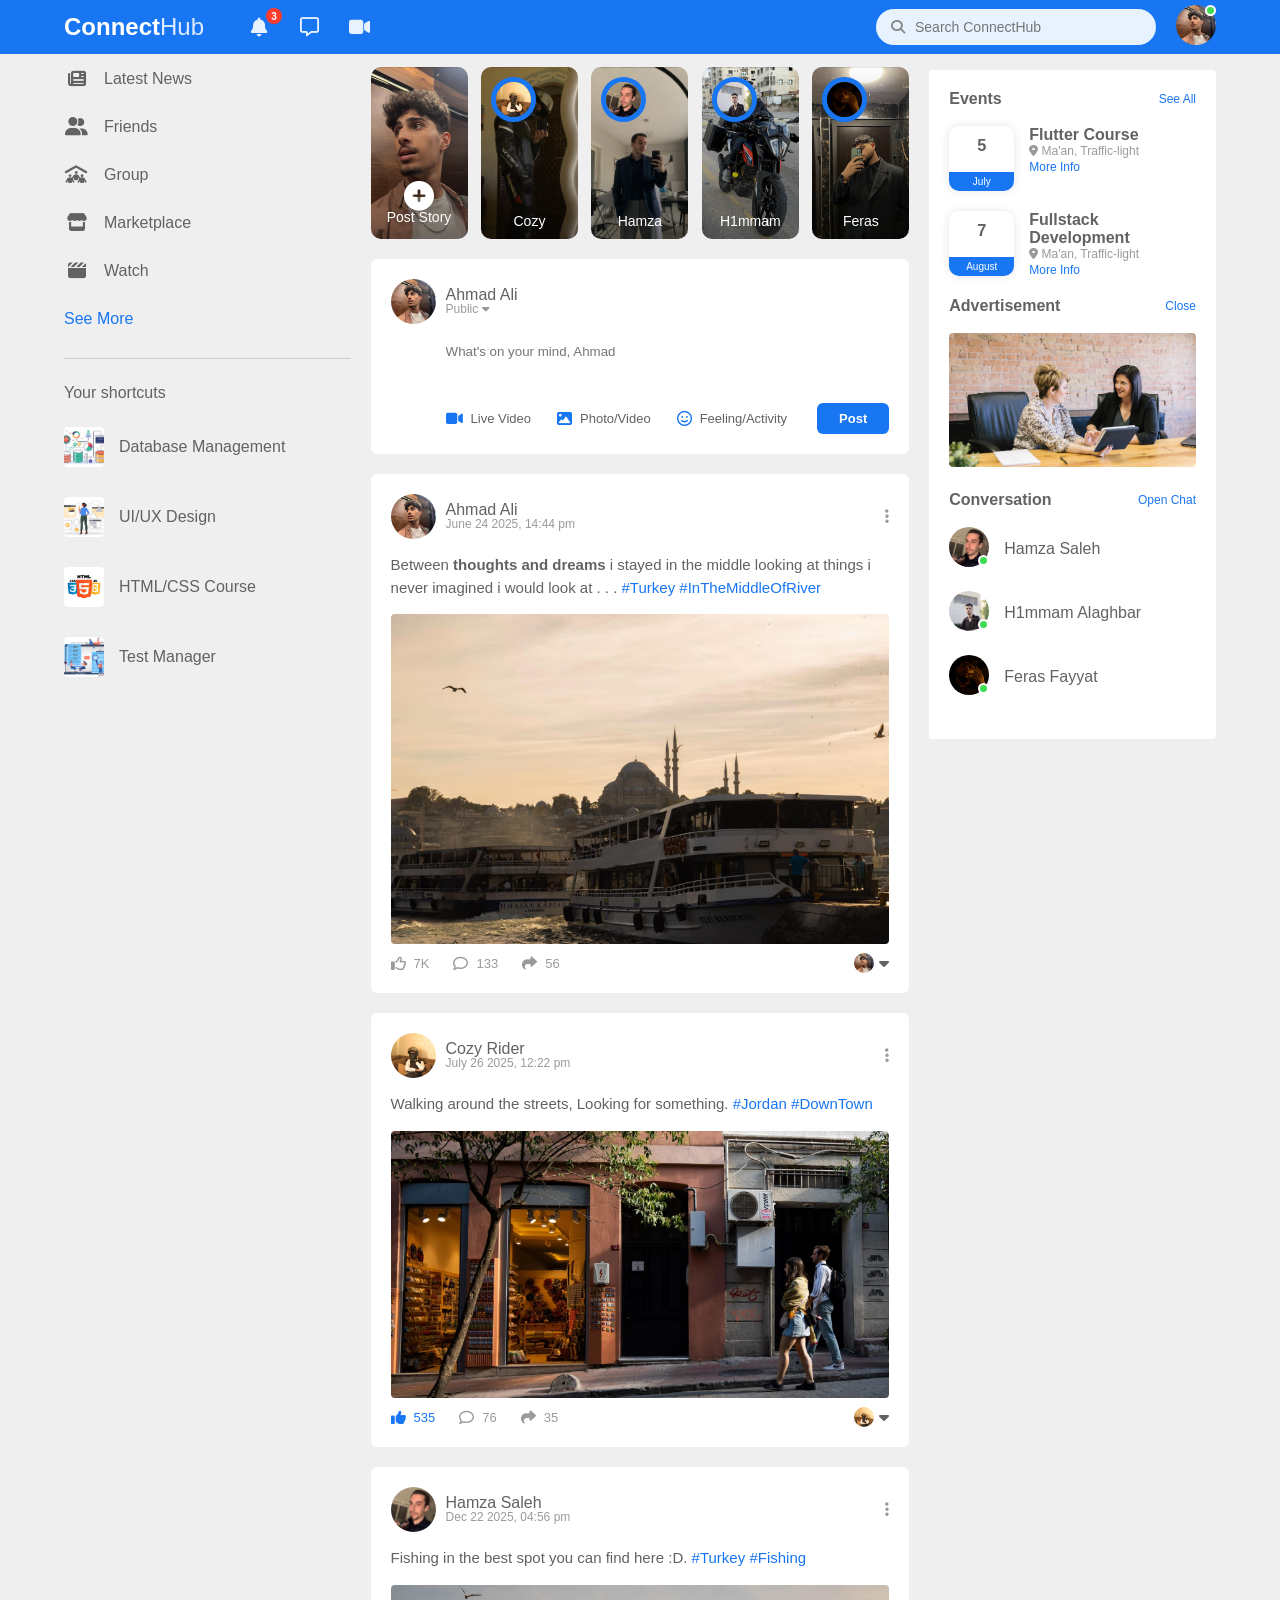
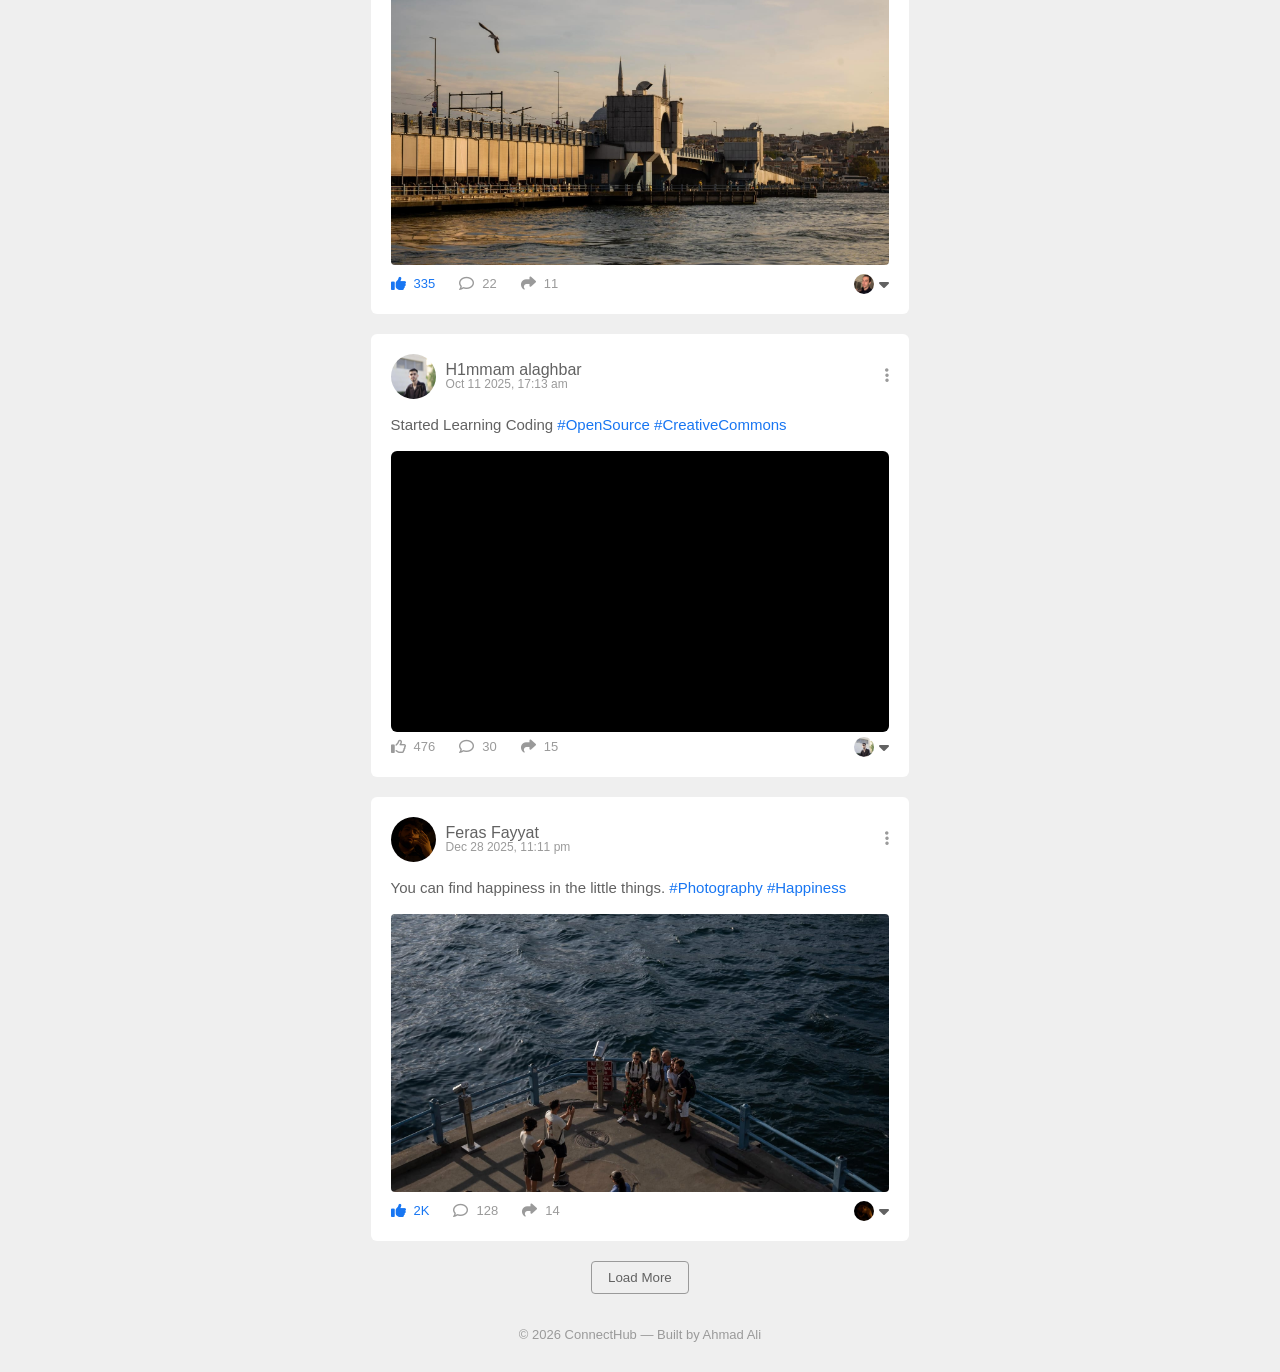
<file: index.html>
<!DOCTYPE html>
<html lang="en">
<head>
	<meta charset="utf-8">
	<meta name="viewport" content="width=device-width, initial-scale=1">
	<title>ConnectHub</title>
	<link rel="stylesheet" type="text/css" href="style.css">
	<link rel="stylesheet" href="https://cdnjs.cloudflare.com/ajax/libs/font-awesome/6.5.1/css/all.min.css">
</head>
<body>

<nav>

	<div class="nav-left">

		<a href="index.html" class="logo-text">Connect<span>Hub</span></a>

		<ul>
			<li class="notif-wrap">
				<button class="icon-btn" onclick="notifMenuToggle()" aria-label="Notifications">
					<i class="fa-solid fa-bell"></i>
					<span class="notif-badge">3</span>
				</button>
				<div class="notif-menu" id="notif-menu">
					<div class="notif-menu-header"><strong>Notifications</strong></div>
					<a href="#" class="notif-item">
						<img src="images/HH-2.jpg">
						<div><p><b>Hamza Saleh</b> liked your post</p><span>5m ago</span></div>
					</a>
					<a href="#" class="notif-item">
						<img src="images/HH-3.jpg">
						<div><p><b>H1mmam Alaghbar</b> commented: "🔥🔥"</p><span>1h ago</span></div>
					</a>
					<a href="#" class="notif-item">
						<img src="images/HH-4.jpg">
						<div><p><b>Feras Fayyat</b> tagged you in a photo</p><span>3h ago</span></div>
					</a>
					<a href="#" class="notif-item">
						<i class="fa-solid fa-calendar-day notif-icon"></i>
						<div><p>Reminder: <b>Flutter Course</b> event is in 2 days</p><span>1d ago</span></div>
					</a>
				</div>
			</li>
			<li><a href="messages.html" class="icon-btn" aria-label="Messages"><i class="fa-regular fa-message"></i></a></li>
			<li><a href="#" class="icon-btn" aria-label="Watch"><i class="fa-solid fa-video"></i></a></li>
		</ul>

	</div>

	<div class="nav-right">

      <div class="search-box">
      	<i class="fa-solid fa-magnifying-glass"></i>
      	<input type="text" id="searchInput" placeholder="Search ConnectHub">
      	<div class="search-results" id="searchResults"></div>
	</div>

	<div class="nav-user-icon online" onclick="settingsMenuToggle()">
		<img src="images/HH.jpg">
	</div>
<!---------------settings-menu---------------------->
	<div class="settings-menu">

		<div id="dark-btn">
			<span></span>
		</div>

		<div class="settings-menu-inner">
			<div class="user-profile">
			<img src="images/HH.jpg">
			<div>
				<p>Ahmad Ali</p>
				<a href="profile.html">See your profile</a>
			</div>
		</div>
		<hr>
		<div class="user-profile">
			<img src="images/feedback.png">
			<div>
				<p>Give Feedback</p>
				<a href="#">Help us to improve the new design</a>
			  </div>
		  </div>
		  <hr>

		  <div class="settings-links">
		  	<i class="fa-solid fa-gear settings-icon"></i>
		  	<a href="#">Settings &amp; Privacy <i class="fa-solid fa-chevron-right"></i></a>
		  </div>
		  <div class="settings-links">
		  	<i class="fa-solid fa-circle-question settings-icon"></i>
		  	<a href="#">Help &amp; Support <i class="fa-solid fa-chevron-right"></i></a>
		  </div>
		  <div class="settings-links">
		  	<i class="fa-solid fa-display settings-icon"></i>
		  	<a href="#">Display &amp; Accessibility <i class="fa-solid fa-chevron-right"></i></a>
		  </div>
		  <div class="settings-links">
		  	<i class="fa-solid fa-arrow-right-from-bracket settings-icon"></i>
		  	<a href="#">Logout <i class="fa-solid fa-chevron-right"></i></a>
		  </div>

	   </div>

	</div>

	</div><!-- /.nav-right -->

</nav>

<div class="container">

<!----left-sidebar----------->
<div class="left-sidebar">
	<div class="imp-links">
		<a href="#"><i class="fa-solid fa-newspaper"></i> Latest News</a>
		<a href="profile.html#friends"><i class="fa-solid fa-user-group"></i> Friends</a>
		<a href="#"><i class="fa-solid fa-people-roof"></i> Group</a>
		<a href="#"><i class="fa-solid fa-store"></i> Marketplace</a>
		<a href="#"><i class="fa-solid fa-clapperboard"></i> Watch</a>
		<a href="#">See More</a>
	</div>

    <div class="shortcut-links">
    	<p>Your shortcuts</p>
    	<a href="#"><img src="images/SC-1.jpeg"> Database Management</a>
    	<a href="#"><img src="images/SC-2.jpeg"> UI/UX Design</a>
    	<a href="#"><img src="images/SC-3.jpeg"> HTML/CSS Course</a>
    	<a href="#"><img src="images/SC-4.jpg"> Test Manager</a>
    </div>
</div>

<!----main-content----------->
<div class="main-content">

	<div class="story-gallery">
		<div class="story story1">
			<i class="fa-solid fa-circle-plus story-add-icon"></i>
			<p>Post Story</p>
		</div>
		<div class="story story2">
			<img src="images/HH-1.jpg">
			<p>Cozy</p>
		</div>
		<div class="story story3">
			<img src="images/HH-2.jpg">
			<p>Hamza</p>
		</div>
		<div class="story story4">
			<img src="images/HH-3.jpg">
			<p>H1mmam</p>
		</div>	
		<div class="story story5">
			<img src="images/HH-4.jpg">
			<p>Feras</p>
		</div>
	</div>

	<div class="write-post-container">
		<div class="user-profile">
			<img src="images/HH.jpg">
			<div>
				<p>Ahmad Ali</p>
				<small>Public <i class="fa-solid fa-caret-down"></i></small>
			</div>
		</div>
		<div class="post-input-container">
			<textarea rows="3" id="postInput" placeholder="What's on your mind, Ahmad"></textarea>
			<div class="add-post-links">
				<a href="#"><i class="fa-solid fa-video"></i> Live Video</a>
				<a href="#"><i class="fa-solid fa-image"></i> Photo/Video</a>
				<a href="#"><i class="fa-regular fa-face-smile"></i> Feeling/Activity</a>
				<button id="postBtn" class="post-submit-btn">Post</button>
			</div>
		</div>
	</div>

	<div id="postsFeed">
	<!--------post-1------------------------------------------------------------------------------------------------>
	<div class="post-container">
		<div class="post-row">
			<div class="user-profile">
			<img src="images/HH.jpg">
			  <div>
				 <p>Ahmad Ali</p>
				 <span>June 24 2025, 14:44 pm</span>
			  </div>
		    </div>
		    <a href="#"><i class="fa-solid fa-ellipsis-vertical"></i></a>
		</div>
		
		<p class="post-text">Between <span>thoughts and dreams</span> i stayed in the middle looking at things i never imagined i would look at . . . <a href="#">#Turkey</a> <a href="#">#InTheMiddleOfRiver</a> </p>
		<img src="images/P1.jpg" class="post-img">

		<div class="post-row">
			<div class="activity-icons">
				<button class="like-btn"><i class="fa-regular fa-thumbs-up"></i> 7K</button>
				<div><i class="fa-regular fa-comment"></i> 133</div>
				<div><i class="fa-solid fa-share"></i> 56</div>
			</div>
			<div class="post-profile-icon">
				<img src="images/HH.jpg"> <i class="fa-solid fa-caret-down"></i>
			</div>
		</div>
	</div>
	<!--------post-2------------------------------------------------------------------------------------------------>
	<div class="post-container">
		<div class="post-row">
			<div class="user-profile">
			<img src="images/HH-1.jpg">
			  <div>
				 <p>Cozy Rider</p>
				 <span>July 26 2025, 12:22 pm</span>
			  </div>
		    </div>
		    <a href="#"><i class="fa-solid fa-ellipsis-vertical"></i></a>
		</div>
		
		<p class="post-text">Walking around the streets, Looking for something. <a href="#">#Jordan</a> <a href="#">#DownTown</a> </p>
		<img src="images/P2.jpg" class="post-img">

		<div class="post-row">
			<div class="activity-icons">
				<button class="like-btn liked"><i class="fa-solid fa-thumbs-up"></i> 535</button>
				<div><i class="fa-regular fa-comment"></i> 76</div>
				<div><i class="fa-solid fa-share"></i> 35</div>
			</div>
			<div class="post-profile-icon">
				<img src="images/HH-1.jpg"> <i class="fa-solid fa-caret-down"></i>
			</div>
		</div>
	</div>
	<!--------post-3------------------------------------------------------------------------------------------------>
	<div class="post-container">
		<div class="post-row">
			<div class="user-profile">
			<img src="images/HH-2.jpg">
			  <div>
				 <p>Hamza Saleh</p>
				 <span>Dec 22 2025, 04:56 pm</span>
			  </div>
		    </div>
		    <a href="#"><i class="fa-solid fa-ellipsis-vertical"></i></a>
		</div>
		
		<p class="post-text">Fishing in the best spot you can find here :D. <a href="#">#Turkey</a> <a href="#">#Fishing</a> </p>
		<img src="images/P3.jpg" class="post-img">

		<div class="post-row">
			<div class="activity-icons">
				<button class="like-btn liked"><i class="fa-solid fa-thumbs-up"></i> 335</button>
				<div><i class="fa-regular fa-comment"></i> 22</div>
				<div><i class="fa-solid fa-share"></i> 11</div>
			</div>
			<div class="post-profile-icon">
				<img src="images/HH-2.jpg"> <i class="fa-solid fa-caret-down"></i>
			</div>
		</div>
	</div>
	<!--------post-4 (Video / iframe demo)------------------------------------------------------------------------->
	<div class="post-container">
		<div class="post-row">
			<div class="user-profile">
			<img src="images/HH-3.jpg">
			  <div>
				 <p>H1mmam alaghbar</p>
				 <span>Oct 11 2025, 17:13 am</span>
			  </div>
		    </div>
		    <a href="#"><i class="fa-solid fa-ellipsis-vertical"></i></a>
		</div>
		
		<p class="post-text">Started Learning Coding <a href="#">#OpenSource</a> <a href="#">#CreativeCommons</a></p>
		<div class="post-video-wrap">
			<iframe src="https://www.youtube-nocookie.com/embed/LfkBOKwsTc0" title="Embedded video post" frameborder="0" allow="accelerometer; autoplay; clipboard-write; encrypted-media; gyroscope; picture-in-picture; web-share" referrerpolicy="strict-origin-when-cross-origin" allowfullscreen></iframe>
		</div>

		<div class="post-row">
			<div class="activity-icons">
				<button class="like-btn"><i class="fa-regular fa-thumbs-up"></i> 476</button>
				<div><i class="fa-regular fa-comment"></i> 30</div>
				<div><i class="fa-solid fa-share"></i> 15</div>
			</div>
			<div class="post-profile-icon">
				<img src="images/HH-3.jpg"> <i class="fa-solid fa-caret-down"></i>
			</div>
		</div>
	</div>
	<!--------post-5------------------------------------------------------------------------------------------------>
	<div class="post-container">
		<div class="post-row">
			<div class="user-profile">
			<img src="images/HH-4.jpg">
			  <div>
				 <p>Feras Fayyat</p>
				 <span>Dec 28 2025, 11:11 pm</span>
			  </div>
		    </div>
		    <a href="#"><i class="fa-solid fa-ellipsis-vertical"></i></a>
		</div>
		
		<p class="post-text">You can find happiness in the little things. <a href="#">#Photography</a> <a href="#">#Happiness</a> </p>
		<img src="images/P5.jpg" class="post-img">

		<div class="post-row">
			<div class="activity-icons">
				<button class="like-btn liked"><i class="fa-solid fa-thumbs-up"></i> 2K</button>
				<div><i class="fa-regular fa-comment"></i> 128</div>
				<div><i class="fa-solid fa-share"></i> 14</div>
			</div>
			<div class="post-profile-icon">
				<img src="images/HH-4.jpg"> <i class="fa-solid fa-caret-down"></i>
			</div>
		</div>
	</div>
	</div><!-- /#postsFeed -->

	<button type="button" id="loadMoreBtn" class="load-more-btn">Load More</button>

</div>

<!----right-sidebar----------->
<div class="right-sidebar">
	
 <div class="sidebar-title">
	<h4>Events</h4>
	<a href="#">See All</a>
 </div>
 <div class="event">
	<div class="left-event">
		<h3>5</h3>
		<span>July</span>
	</div>
	<div class="right-event">
		<h4>Flutter Course</h4>
		<p><i class="fa-solid fa-location-dot"></i> Ma'an, Traffic-light</p>
		<a href="#">More Info</a>
	</div>
 </div>
 <div class="event">
	<div class="left-event">
		<h3>7</h3>
		<span>August</span>
	</div>
	<div class="right-event">
		<h4>Fullstack Development</h4>	
		<p><i class="fa-solid fa-location-dot"></i> Ma'an, Traffic-light</p>
		<a href="#">More Info</a>
	</div>
 </div>
 <div class="sidebar-title">
	<h4>Advertisement</h4>
	<a href="#">Close</a>
 </div>
  <img src="images/advertisement.png" class="sidebar-ads">

 <div class="sidebar-title">
	<h4>Conversation</h4>
	<a href="messages.html">Open Chat</a>
 </div>

<a class="online-list" href="messages.html">
	<div class="online">
		<img src="images/HH-2.jpg">
	</div>
	<p>Hamza Saleh</p>
</a>
<a class="online-list" href="messages.html">
	<div class="online">
		<img src="images/HH-3.jpg">
	</div>
	<p>H1mmam Alaghbar</p>
</a>
<a class="online-list" href="messages.html">
	<div class="online">
		<img src="images/HH-4.jpg">
	</div>
	<p>Feras Fayyat</p>
</a>

 </div>
</div>

<div class="footer">
	<p>&copy; 2026 ConnectHub — Built by Ahmad Ali</p>
</div>

<script src="script.js"></script>
</body>
</html>
</file>
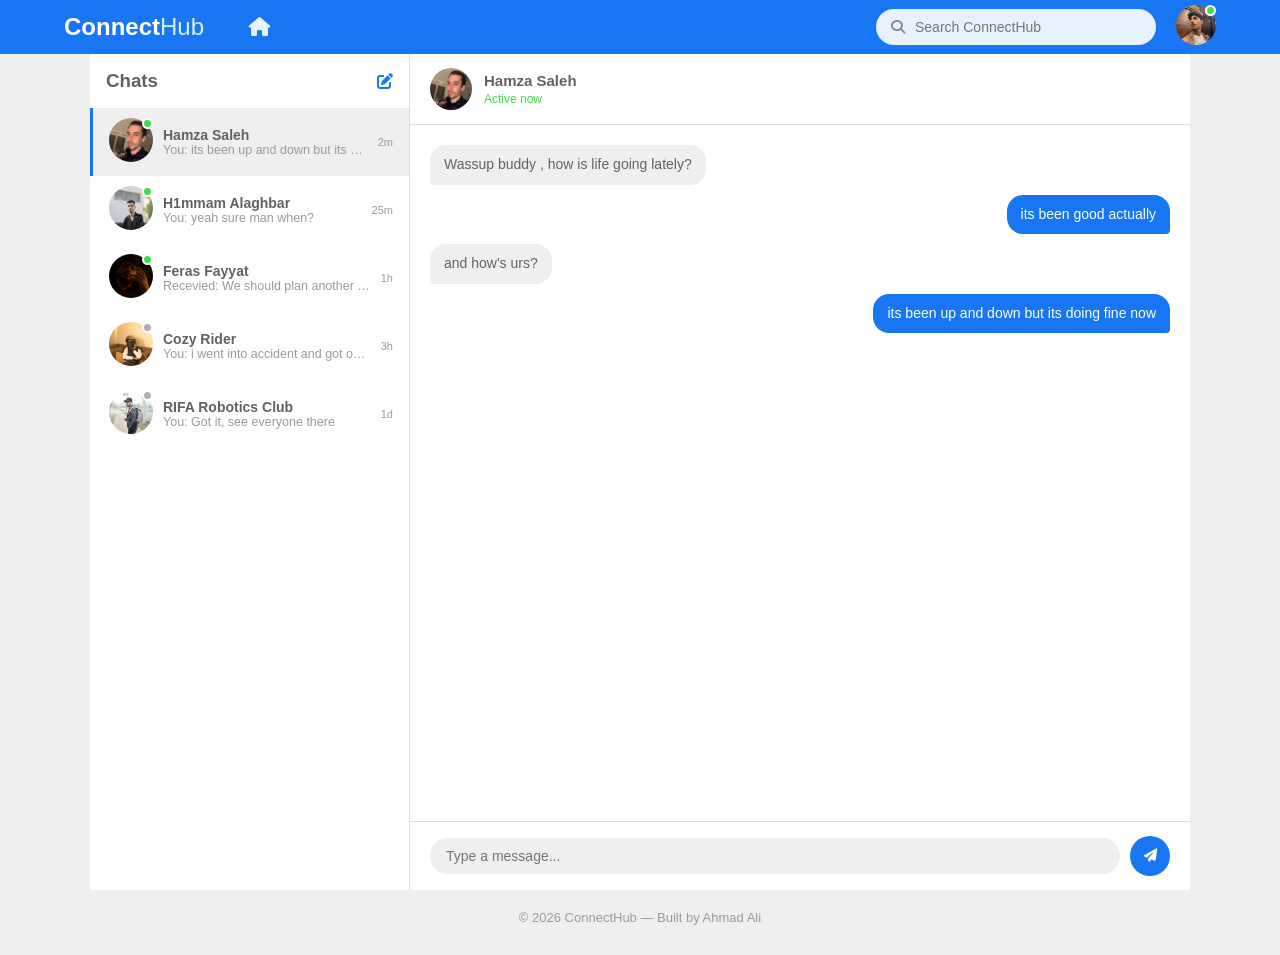
<file: messages.html>
<!DOCTYPE html>
<html lang="en">
<head>
	<meta charset="utf-8">
	<meta name="viewport" content="width=device-width, initial-scale=1">
	<title>Messages — ConnectHub</title>
	<link rel="stylesheet" type="text/css" href="style.css">
	<link rel="stylesheet" href="https://cdnjs.cloudflare.com/ajax/libs/font-awesome/6.5.1/css/all.min.css">
</head>
<body>

<nav>
	<div class="nav-left">
		<a href="index.html" class="logo-text">Connect<span>Hub</span></a>
		<ul>
			<li><a href="index.html" class="icon-btn" aria-label="Home"><i class="fa-solid fa-house"></i></a></li>
		</ul>
	</div>
	<div class="nav-right">
      <div class="search-box">
      	<i class="fa-solid fa-magnifying-glass"></i>
      	<input type="text" placeholder="Search ConnectHub">
	  </div>
	  <a href="profile.html" class="nav-user-icon online"><img src="images/HH.jpg"></a>
	</div>
</nav>

<div class="messages-shell">

	<!-- CONVERSATION LIST -->
	<aside class="conversation-list" id="conversationList">
		<div class="conv-list-header">
			<h3>Chats</h3>
			<i class="fa-solid fa-pen-to-square"></i>
		</div>

		<div class="conv-item active" data-name="Hamza Saleh" data-avatar="images/HH-2.jpg">
			<div class="online"><img src="images/HH-2.jpg"></div>
			<div class="conv-text">
				<strong>Hamza Saleh</strong>
				<p>You: its been up and down but its doing fine now</p>
			</div>
			<span class="conv-time">2m</span>
		</div>

		<div class="conv-item" data-name="H1mmam Alaghbar" data-avatar="images/HH-3.jpg">
			<div class="online"><img src="images/HH-3.jpg"></div>
			<div class="conv-text">
				<strong>H1mmam Alaghbar</strong>
				<p>You: yeah sure man when?</p>
			</div>
			<span class="conv-time">25m</span>
		</div>

		<div class="conv-item" data-name="Feras Fayyat" data-avatar="images/HH-4.jpg">
			<div class="online"><img src="images/HH-4.jpg"></div>
			<div class="conv-text">
				<strong>Feras Fayyat</strong>
				<p>Recevied: We should plan another shoot soon</p>
			</div>
			<span class="conv-time">1h</span>
		</div>

		<div class="conv-item" data-name="Cozy Rider" data-avatar="images/HH-1.jpg">
			<div class="online offline"><img src="images/HH-1.jpg"></div>
			<div class="conv-text">
				<strong>Cozy Rider</strong>
				<p>You: i went into accident and got out safe</p>
			</div>
			<span class="conv-time">3h</span>
		</div>

		<div class="conv-item" data-name="RIFA Robotics Club" data-avatar="images/member-5.png">
			<div class="online offline"><img src="images/member-5.png"></div>
			<div class="conv-text">
				<strong>RIFA Robotics Club</strong>
				<p>You: Got it, see everyone there</p>
			</div>
			<span class="conv-time">1d</span>
		</div>
	</aside>

	<!-- ACTIVE CHAT -->
	<main class="chat-panel">
		<div class="chat-header">
			<img src="images/HH-2.jpg" id="chatAvatar">
			<div>
				<strong id="chatName">Hamza Saleh</strong>
				<span class="chat-status">Active now</span>
			</div>
		</div>

		<div class="chat-messages" id="chatMessages">
			<div class="bubble received">Hey! Are we still on for the Flutter course event on the 5th?</div>
			<div class="bubble sent">Yeah for sure, wouldn't miss it 🙌</div>
			<div class="bubble received">Perfect — I'll bring my laptop, we can pair on the workshop exercises</div>
			<div class="bubble sent">Sounds good, see you there 👍</div>
		</div>

		<div class="chat-input-row">
			<input type="text" id="chatInput" placeholder="Type a message...">
			<button id="chatSendBtn"><i class="fa-solid fa-paper-plane"></i></button>
		</div>
	</main>

</div>

<div class="footer">
	<p>&copy; 2026 ConnectHub — Built by Ahmad Ali</p>
</div>

<script src="script.js"></script>
</body>
</html>
</file>
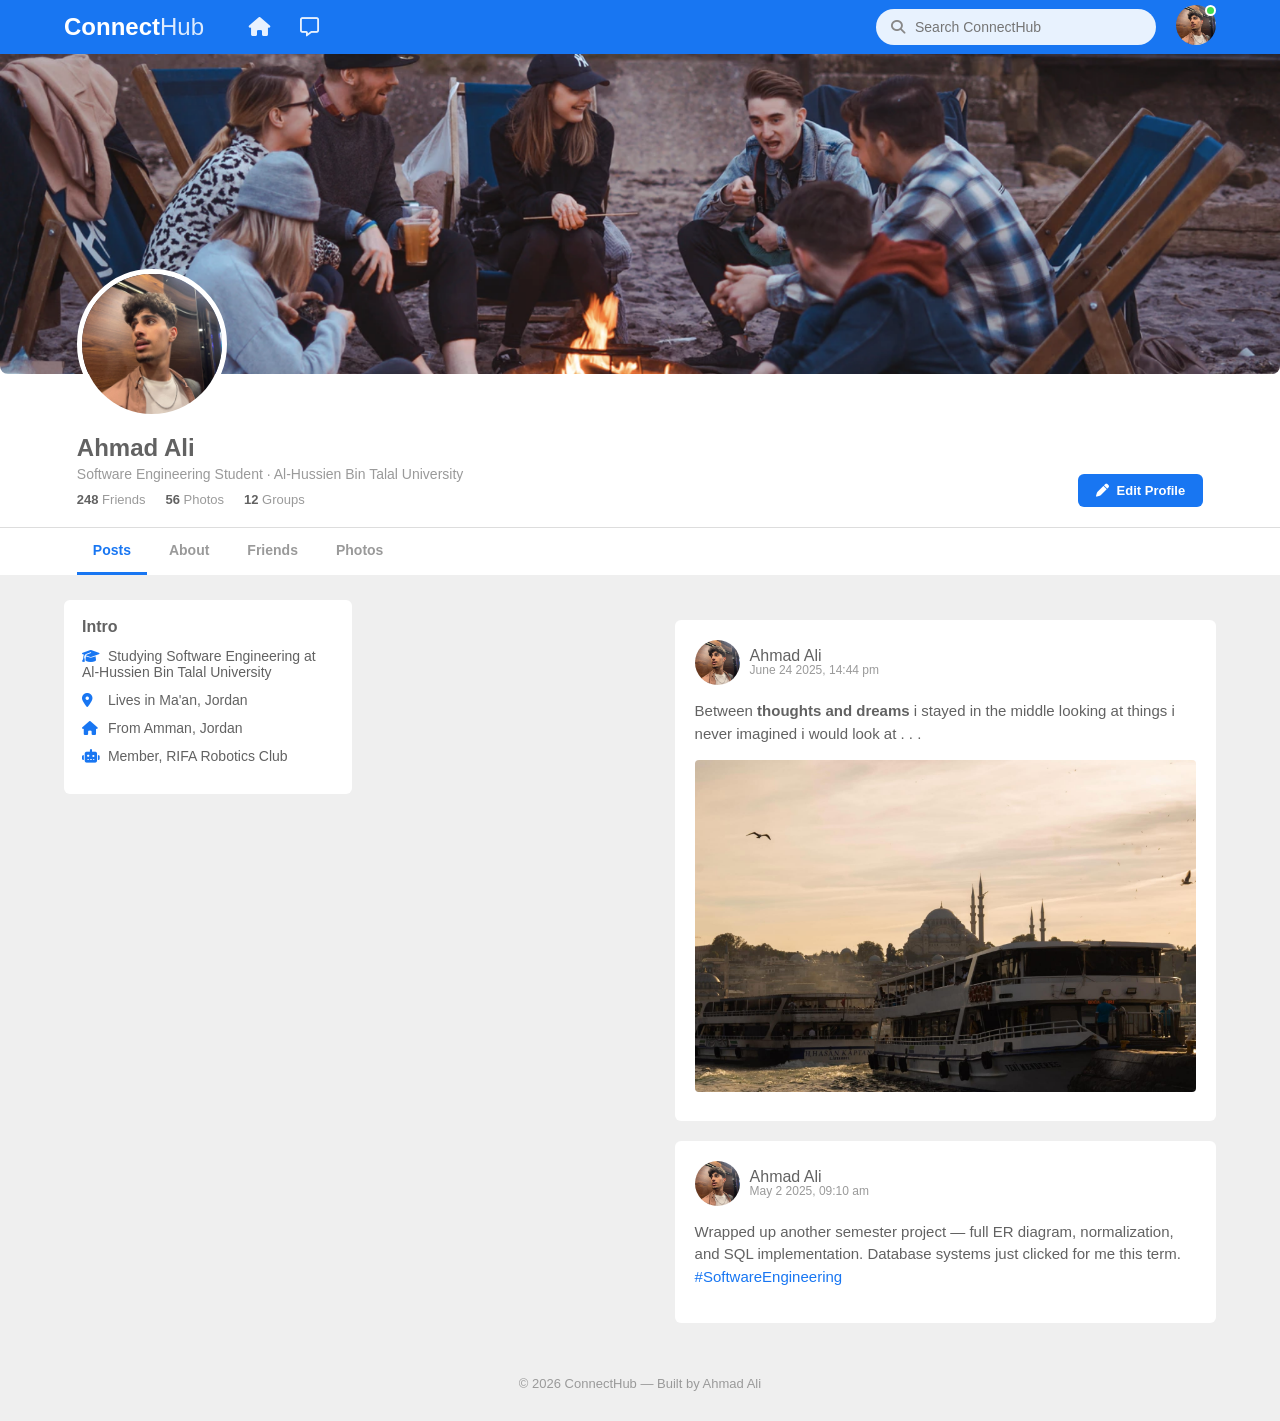
<file: profile.html>
<!DOCTYPE html>
<html lang="en">
<head>
	<meta charset="utf-8">
	<meta name="viewport" content="width=device-width, initial-scale=1">
	<title>Ahmad Ali — ConnectHub</title>
	<link rel="stylesheet" type="text/css" href="style.css">
	<link rel="stylesheet" href="https://cdnjs.cloudflare.com/ajax/libs/font-awesome/6.5.1/css/all.min.css">
</head>
<body>

<nav>
	<div class="nav-left">
		<a href="index.html" class="logo-text">Connect<span>Hub</span></a>
		<ul>
			<li><a href="index.html" class="icon-btn" aria-label="Home"><i class="fa-solid fa-house"></i></a></li>
			<li><a href="messages.html" class="icon-btn" aria-label="Messages"><i class="fa-regular fa-message"></i></a></li>
		</ul>
	</div>
	<div class="nav-right">
      <div class="search-box">
      	<i class="fa-solid fa-magnifying-glass"></i>
      	<input type="text" placeholder="Search ConnectHub">
	  </div>
	  <a href="index.html" class="nav-user-icon online"><img src="images/HH.jpg"></a>
	</div>
</nav>

<!-- ============== PROFILE HEADER ============== -->
<div class="profile-header">
	<div class="profile-cover" style="background-image:url('images/cover.png')">
		<img src="images/HH.jpg" class="profile-pic">
	</div>
	<div class="profile-meta">
		<div>
			<h2>Ahmad Ali</h2>
			<p class="profile-tagline">Software Engineering Student · Al-Hussien Bin Talal University</p>
			<div class="profile-stats">
				<span><strong>248</strong> Friends</span>
				<span><strong>56</strong> Photos</span>
				<span><strong>12</strong> Groups</span>
			</div>
		</div>
		<button class="profile-edit-btn"><i class="fa-solid fa-pen"></i> Edit Profile</button>
	</div>

	<div class="profile-tabs">
		<button class="tab-btn active" data-tab="posts">Posts</button>
		<button class="tab-btn" data-tab="about">About</button>
		<button class="tab-btn" data-tab="friends">Friends</button>
		<button class="tab-btn" data-tab="photos">Photos</button>
	</div>
</div>

<div class="container profile-container">

	<!-- LEFT: Intro card (visible on Posts tab) -->
	<div class="left-sidebar">
		<div class="card-box">
			<h4>Intro</h4>
			<p class="intro-line"><i class="fa-solid fa-graduation-cap"></i> Studying Software Engineering at Al-Hussien Bin Talal University</p>
			<p class="intro-line"><i class="fa-solid fa-location-dot"></i> Lives in Ma'an, Jordan</p>
			<p class="intro-line"><i class="fa-solid fa-house"></i> From Amman, Jordan</p>
			<p class="intro-line"><i class="fa-solid fa-robot"></i> Member, RIFA Robotics Club</p>
		</div>
	</div>

	<!-- CENTER: Tab Panels -->
	<div class="main-content">

		<!-- POSTS TAB -->
		<section class="tab-panel" id="tab-posts">
			<div class="post-container">
				<div class="post-row">
					<div class="user-profile">
						<img src="images/HH.jpg">
						<div><p>Ahmad Ali</p><span>June 24 2025, 14:44 pm</span></div>
					</div>
				</div>
				<p class="post-text">Between <span>thoughts and dreams</span> i stayed in the middle looking at things i never imagined i would look at . . .</p>
				<img src="images/P1.jpg" class="post-img">
			</div>
			<div class="post-container">
				<div class="post-row">
					<div class="user-profile">
						<img src="images/HH.jpg">
						<div><p>Ahmad Ali</p><span>May 2 2025, 09:10 am</span></div>
					</div>
				</div>
				<p class="post-text">Wrapped up another semester project — full ER diagram, normalization, and SQL implementation. Database systems just clicked for me this term. <a href="#">#SoftwareEngineering</a></p>
			</div>
		</section>

		<!-- ABOUT TAB -->
		<section class="tab-panel hidden" id="tab-about">
			<div class="card-box">
				<h4>About</h4>
				<p class="intro-line"><i class="fa-solid fa-graduation-cap"></i> Software Engineering, Al-Hussien Bin Talal University — Expected 2027</p>
				<p class="intro-line"><i class="fa-solid fa-certificate"></i> HCIA-AI V4.0 — Huawei ICT Academy</p>
				<p class="intro-line"><i class="fa-solid fa-location-dot"></i> Lives in Ma'an, Jordan</p>
				<p class="intro-line"><i class="fa-solid fa-envelope"></i> ahmadtahse0en@gmail.com</p>
			</div>
			<div class="card-box">
				<h4>Location</h4>
				<div class="map-embed-wrap">
					<iframe
						src="https://maps.google.com/maps?q=Maan%2C%20Jordan&t=&z=11&ie=UTF8&iwloc=&output=embed"
						title="Ma'an, Jordan map"
						loading="lazy"
						referrerpolicy="no-referrer-when-downgrade">
					</iframe>
				</div>
			</div>
		</section>

		<!-- FRIENDS TAB -->
		<section class="tab-panel hidden" id="tab-friends">
			<div class="card-box">
				<h4>Friends · 248</h4>
				<div class="friends-grid">
					<div class="friend-card"><img src="images/HH-1.jpg"><p>Cozy Rider</p></div>
					<div class="friend-card"><img src="images/HH-2.jpg"><p>Hamza Saleh</p></div>
					<div class="friend-card"><img src="images/HH-3.jpg"><p>H1mmam Alaghbar</p></div>
					<div class="friend-card"><img src="images/HH-4.jpg"><p>Feras Fayyat</p></div>
					<div class="friend-card"><img src="images/member-1.png"><p>Lina Odeh</p></div>
					<div class="friend-card"><img src="images/member-2.png"><p>Khalid Rawashdeh</p></div>
					<div class="friend-card"><img src="images/member-3.png"><p>Noor Tamimi</p></div>
					<div class="friend-card"><img src="images/member-4.png"><p>Dina Saleh</p></div>
				</div>
			</div>
		</section>

		<!-- PHOTOS TAB -->
		<section class="tab-panel hidden" id="tab-photos">
			<div class="card-box">
				<h4>Photos · 56</h4>
				<div class="photos-grid">
					<img src="images/P1.jpg">
					<img src="images/P2.jpg">
					<img src="images/P3.jpg">
					<img src="images/P4.jpg">
					<img src="images/P5.jpg">
					<img src="images/feed-image-1.png">
					<img src="images/feed-image-2.png">
					<img src="images/feed-image-3.png">
					<img src="images/feed-image-4.png">
					<img src="images/feed-image-5.png">
					<img src="images/photo1.png">
					<img src="images/photo2.png">
				</div>
			</div>
		</section>

	</div>
</div>

<div class="footer">
	<p>&copy; 2026 ConnectHub — Built by Ahmad Ali</p>
</div>

<script src="script.js"></script>
</body>
</html>
</file>
<file: style.css>
/* ============================================================
   CONNECTHUB — Stylesheet
   Originally a Facebook-UI learning exercise, rebuilt with:
   - Font Awesome icon system (no raster icon images)
   - Profile & Messages pages
   - Full responsive layout
   ============================================================ */

*{
	margin: 0;
	padding: 0;
	font-family: 'Poppins', sans-serif;
	box-sizing: border-box;
}

:root{
	--body-color:#efefef;
	--nav-color: #1876f2;
	--bg-color: #fff;
	--text-color: #626262;
	--text-muted: #9a9a9a;
}

.dark-theme{
	--body-color:#0a0a0a;
	--nav-color: #000;
	--bg-color: #1c1c1c;
	--text-color: #d8d8d8;
	--text-muted: #8a8a8a;
}

body{
	background: var(--body-color);
	transition: background 0.3s;
}

/* ============================================================
   NAVBAR
   ============================================================ */
nav{
	display: flex;
	align-items: center;
	justify-content: space-between;
	background: var(--nav-color);
	padding: 5px 5%;
	position: sticky;
	top: 0;
	z-index: 100;
	flex-wrap: wrap;
	gap: 10px;
}

.logo-text{
	font-size: 24px;
	font-weight: 700;
	color: #fff;
	text-decoration: none;
	margin-right: 30px;
	white-space: nowrap;
}
.logo-text span{ font-weight: 400; opacity: .85; }

.nav-left,.nav-right {
	 display: flex;
	 align-items: center;
}

.nav-left ul{ display: flex; align-items: center; }
.nav-left ul li{
	 list-style: none;
	 display: inline-block;
	 position: relative;
}

.icon-btn{
	width: 42px; height: 42px;
	display: flex; align-items: center; justify-content: center;
	color: rgba(255,255,255,.9);
	font-size: 19px;
	background: transparent;
	border: none;
	border-radius: 50%;
	margin: 0 4px;
	cursor: pointer;
	text-decoration: none;
	transition: background .15s;
}
.icon-btn:hover{ background: rgba(255,255,255,.15); }

.notif-wrap{ position: relative; }
.notif-badge{
	position: absolute; top: 2px; right: 2px;
	background: #ff3b30; color: #fff;
	font-size: 10px; font-weight: 700;
	width: 16px; height: 16px; border-radius: 50%;
	display: flex; align-items: center; justify-content: center;
}

.notif-menu{
	position: absolute; top: 120%; left: 0;
	width: 340px; max-height: 0; overflow: hidden;
	background: var(--bg-color);
	border-radius: 8px;
	box-shadow: 0 4px 20px rgba(0,0,0,.25);
	transition: max-height .3s;
	z-index: 200;
}
.notif-menu.open{ max-height: 420px; }
.notif-menu-header{ padding: 14px 16px; border-bottom: 1px solid #ddd; color: var(--text-color); }
.notif-item{
	display: flex; align-items: center; gap: 10px;
	padding: 10px 16px;
	text-decoration: none;
	color: var(--text-color);
}
.notif-item:hover{ background: var(--body-color); }
.notif-item img{ width: 38px; height: 38px; border-radius: 50%; object-fit: cover; flex-shrink: 0; }
.notif-icon{ width: 38px; text-align: center; font-size: 18px; color: var(--nav-color); flex-shrink: 0; }
.notif-item p{ font-size: 13px; margin: 0; }
.notif-item span{ font-size: 11px; color: var(--text-muted); }

.nav-user-icon img{
	width: 40px;
	height: 40px;
	object-fit: cover;
	border-radius: 50%;
	cursor: pointer;
}

.nav-user-icon{
	margin-left: 20px;
	display: block;
}

.search-box{
	position: relative;
	background: rgba(255,255,255,.9);
	width: 280px;
	border-radius: 20px;
	display: flex;
	align-items: center;
	padding: 0 15px;
	gap: 10px;
}

.search-box i{ color: #888; font-size: 14px; }

.search-box input{
	width: 100%;
	background: transparent;
	padding: 10px 0;
	outline: none;
	border: 0;
	font-size: 14px;
}

.search-results{
	position: absolute; top: 110%; left: 0; width: 100%;
	background: var(--bg-color);
	border-radius: 8px;
	box-shadow: 0 4px 16px rgba(0,0,0,.25);
	overflow: hidden;
	display: none;
	z-index: 150;
}
.search-results.show{ display: block; }
.search-result-item{
	display: flex; align-items: center; gap: 10px;
	padding: 9px 14px; font-size: 13px; color: var(--text-color);
}
.search-result-item:hover{ background: var(--body-color); }
.search-result-item img{ width: 30px; height: 30px; border-radius: 50%; object-fit: cover; }
.search-result-empty{ padding: 12px 14px; font-size: 12px; color: var(--text-muted); }

.online{
	position: relative;
}

.online::after{
	content: '';
	width: 7px;
	height: 7px;
	border: 2px solid #fff;
	border-radius: 50%;
	background: #41db51;
	position: absolute;
	top: 0;
	right: 0;
}
.online.offline::after{ background: #b0b0b0; }

/* ============================================================
   LAYOUT
   ============================================================ */
.container{
	display: flex;
	justify-content: space-between;
	padding: 13px 5%;
	gap: 20px;
}

.left-sidebar{
	flex-basis: 25%;
	position: sticky;
	top: 70px;
	align-self: flex-start;
}

.right-sidebar{
	flex-basis: 25%;
	position: sticky;
	top: 70px;
	align-self: flex-start;
	background: var(--bg-color);
	padding: 20px;
	border-radius: 4px;
	color: var(--text-color);
}

.main-content{
	flex-basis: 47%;
	min-width: 0;
}

.imp-links a , .shortcut-links a{
    text-decoration: none;
    display: flex;
    align-items: center;
    margin-bottom: 30px;
    color: var(--text-color);
    width: fit-content;
}

.imp-links a i{
	width: 25px;
	margin-right: 15px;
	font-size: 18px;
	color: var(--text-color);
	text-align: center;
}

.imp-links a:last-child{
	color: #1876f2;
}

.imp-links{
	border-bottom: 1px solid #ccc;
}

.shortcut-links a img{
	width: 40px;
	height: 40px;
	object-fit: cover;
	border-radius: 4px;
	margin-right: 15px;
}

.shortcut-links p{
	margin: 25px 0;
	color: var(--text-color);
	font-weight: 500;
}

.sidebar-title{
	display: flex;
	align-items: center;
	justify-content: space-between;
	margin-bottom: 18px;	
}

.right-sidebar h4{
	font-weight: 600;
	font-size: 16px;
	color: var(--text-color);
}

.sidebar-title a{
	text-decoration: none;
	color: #1876f2;
	font-size: 12px;
}

.event{
	display: flex;
	font-size: 14px;
	margin-bottom: 20px;
}

.left-event{
    border-radius: 10px;
    height: 65px;
    width: 65px;
    margin-right: 15px;
    padding-top: 10px;
    text-align: center;
    position: relative;
    overflow: hidden;
    box-shadow: 0 0 10px rgba(0, 0, 0, 0.1);
    flex-shrink: 0;
    color: var(--text-color);
}

.event p{
	font-size: 12px;
	color: var(--text-muted);
}

.event a{
	font-size: 12px;
	text-decoration: none;
	color: #1876f2;
}

.left-event span{
	position: absolute;
	bottom: 0;
	left: 0;
	width: 100%;
	background: #1876f2;
	color: #fff;
	font-size: 10px;
	padding: 4px 0;
}

.sidebar-ads{
	width: 100%;
	margin-bottom: 20px;
	border-radius: 4px;
}

.online-list{
	display: flex;
	align-items: center;
	margin-bottom: 20px;
	text-decoration: none;
	color: var(--text-color);
}

.online-list .online img{
	width: 40px;
	height: 40px;
	object-fit: cover;
	border-radius: 50%;
}
.online-list .online{
	width: 40px;
	border-radius: 50%;
	margin-right: 15px;
}

.online-list .online::after{
	top: unset;
	bottom: 5px;
}

/* ============================================================
   STORIES
   ============================================================ */
.story-gallery{
	display: flex;
	justify-content: space-between;
	margin-bottom: 20px;
	gap: 8px;
}

.story{
	flex-basis: 18%;
	padding-top: 32%;
	position: relative;
	background-position: center;
	background-size: cover;
	border-radius: 10px;
	cursor: pointer;
}

.story img{
	position: absolute;
	width: 45px;
	height: 45px;
	object-fit: cover;
	border-radius: 50%;
	top: 10px;
	left: 10px;
	border: 5px solid #1876f2;
}

.story p{
	position: absolute;
	bottom: 10px;
	width: 100%;
	text-align: center;
	color: #fff;
	font-size: 14px;
}

/*.story1{ background: linear-gradient(160deg, #6f86ff, #1876f2); display: flex; align-items: center; justify-content: center; }*/
.story1{ background-image: linear-gradient(transparent, rgba(0, 0, 0, 0.5)), url(images/HH.jpg); }
.story2{ background-image: linear-gradient(transparent, rgba(0, 0, 0, 0.5)), url(images/HS-1.jpg); }
.story3{ background-image: linear-gradient(transparent, rgba(0, 0, 0, 0.5)), url(images/HS-2.jpg); }
.story4{ background-image: linear-gradient(transparent, rgba(0, 0, 0, 0.5)), url(images/HS-3.jpg); }
.story5{ background-image: linear-gradient(transparent, rgba(0, 0, 0, 0.5)), url(images/HS-4.jpg); }

.story-add-icon{
	position: absolute; top: 75%; left: 50%;
	transform: translate(-50%, -50%);
	color: #fff; font-size: 30px;
}
.story1 p{ bottom: 14px; }

/* ============================================================
   WRITE POST / FEED
   ============================================================ */
.write-post-container{
	width: 100%;
	background: var(--bg-color);
	border-radius: 6px;
	padding: 20px;
	color: var(--text-color);
}

.user-profile{
	display: flex;
	align-items: center;
}

.user-profile img{
	width: 45px;
	height: 45px;
	object-fit: cover;
	border-radius: 50%;
	margin-right: 10px;
}

.user-profile p{
	margin-bottom: -5px;
	font-weight: 500;
	color: var(--text-color);
}

.user-profile small{
	font-size: 12px;
	color: var(--text-muted);
}

.post-input-container {
	padding-left: 55px;
	padding-top: 20px;
}

.post-input-container textarea{
	width: 100%;
	border: 0;
	outline: 0;
	background: transparent;
	resize: none;
	color: var(--text-color);
	font-family: inherit;
}

.add-post-links{
	display: flex;
	align-items: center;
	margin-top: 10px;
	flex-wrap: wrap;
	gap: 6px;
}

.add-post-links a{
	text-decoration: none;
	display: flex;
	align-items: center;
	color: var(--text-color);
	margin-right: 20px;
	font-size: 13px;
}

.add-post-links a i{
	margin-right: 8px;
	font-size: 15px;
	color: #1876f2;
}

.post-submit-btn{
	margin-left: auto;
	background: #1876f2;
	color: #fff;
	border: none;
	padding: 8px 22px;
	border-radius: 6px;
	font-size: 13px;
	font-weight: 600;
	cursor: pointer;
	transition: background .15s;
}
.post-submit-btn:hover{ background: #145fc4; }

.post-container{
	width: 100%;
	background: var(--bg-color);
	border-radius: 6px;
	padding: 20px;
	color: var(--text-color);
	margin: 20px 0;
}

.user-profile span{
	font-size: 12px;
	color: var(--text-muted);
}

.post-text{
	color: var(--text-color);
	margin: 15px 0;
	font-size: 15px;
	line-height: 1.5;
}

.post-text span{
	color: var(--text-color);
	font-weight: 600;
}

.post-text a{
	color: #1876f2;
	text-decoration: none;
}

.post-img{
    width: 100%;
    border-radius: 4px;
    margin-bottom: 5px;
}

.post-video-wrap{
	position: relative;
	width: 100%;
	padding-top: 56.25%; /* 16:9 */
	border-radius: 6px;
	overflow: hidden;
	margin-bottom: 5px;
	background: #000;
}
.post-video-wrap iframe{
	position: absolute; top: 0; left: 0;
	width: 100%; height: 100%; border: 0;
}

.post-row{
	display: flex;
	align-items: center;
	justify-content: space-between;
	flex-wrap: wrap;
	gap: 8px;
}

.activity-icons{ display: flex; align-items: center; }

.activity-icons div, .activity-icons button{
	display: inline-flex;
	align-items: center;
	margin-right: 24px;
	font-size: 13px;
	color: var(--text-muted);
	background: none;
	border: none;
	cursor: pointer;
	font-family: inherit;
	gap: 8px;
}

.activity-icons i{ font-size: 15px; }
.like-btn.liked{ color: #1876f2; }
.like-btn.liked i{ color: #1876f2; }

.post-profile-icon{
	display: flex;
	align-items: center;
}

.post-profile-icon img{
	width: 20px;
	height: 20px;
	object-fit: cover;
	border-radius: 50%;
	margin-right: 5px;
}

.post-row a{
	color: var(--text-muted);
}

.load-more-btn{
	display: block;
	margin: 10px auto 0;
	cursor: pointer;
	padding: 8px 16px;
	border: 1px solid var(--text-muted);
	color: var(--text-color);
	background: transparent;
	border-radius: 4px;
	transition: opacity .2s;
}
.load-more-btn:disabled{ opacity: .5; cursor: default; }

.footer{
	text-align: center;
	color: var(--text-muted);
	padding: 20px 0 30px;
	font-size: 13px;
}

/* ============================================================
   SETTINGS MENU
   ============================================================ */
.settings-menu{
	position: absolute;
	width: 90%;
	max-width: 350px;
	background: var(--bg-color);
	box-shadow: 0 0 10px rgba(0, 0, 0, 0.4);
	border-radius: 4px;
	overflow: hidden;
	top: 108%;
	right: 5%;
	max-height: 0;
	transition: max-height 0.3s;
}

.settings-menu-height{
	max-height: 450px;
}

.user-profile a{
	font-size: 12px;
	color: #1876f2;
	text-decoration: none;
}

.settings-menu-inner{
	padding: 20px;
}

.settings-menu hr{
	border: 0;
	height: 1px;
	background: var(--text-muted);
	margin: 15px 0;
}

.settings-links{
	display: flex;
	align-items: center;
	margin: 15px 0;
}

.settings-links .settings-icon{
	width: 38px;
	font-size: 17px;
	text-align: center;
	margin-right: 10px;
	color: var(--text-color);
}

.settings-links a{
	display: flex;
	flex: 1;
	align-items: center;
	justify-content: space-between;
	text-decoration: none;
	color: var(--text-color);
	font-size: 14px;
}
.settings-links a i{ font-size: 11px; color: var(--text-muted); }

#dark-btn{
	position: absolute;
	top: 20px;
	right: 20px;
	background: #ccc;
	width: 45px;
	border-radius: 15px;
	padding: 2px 3px;
	cursor: pointer ;
	display: flex;
	transition: padding-left 0.5s,background 0.5s;
}

#dark-btn span{
	width: 18px;
	height: 18px;
	background: #fff;
	border-radius: 50%;
	display: inline-block;
}

#dark-btn.dark-btn-on{
	padding-left: 23px;
	background: #0a0a0a;
}

/* ============================================================
   PROFILE PAGE
   ============================================================ */
.profile-header{ background: var(--bg-color); }

.profile-cover{
	height: 320px;
	background-size: cover;
	background-position: center;
	position: relative;
	border-bottom-left-radius: 8px;
	border-bottom-right-radius: 8px;
}

.profile-pic{
	position: absolute;
	bottom: -45px;
	left: 6%;
	width: 150px;
	height: 150px;
	object-fit: cover;
	border-radius: 50%;
	border: 5px solid var(--bg-color);
}

.profile-meta{
	display: flex;
	justify-content: space-between;
	align-items: flex-end;
	padding: 60px 6% 20px;
	flex-wrap: wrap;
	gap: 14px;
}
.profile-meta h2{ color: var(--text-color); }
.profile-tagline{ color: var(--text-muted); font-size: 14px; margin-top: 4px; }
.profile-stats{ display: flex; gap: 20px; margin-top: 10px; font-size: 13px; color: var(--text-muted); }
.profile-stats strong{ color: var(--text-color); }

.profile-edit-btn{
	background: #1876f2; color: #fff; border: none;
	padding: 9px 18px; border-radius: 6px; font-size: 13px; font-weight: 600;
	cursor: pointer; display: flex; align-items: center; gap: 8px;
}

.profile-tabs{
	display: flex; gap: 6px;
	padding: 0 6%;
	border-top: 1px solid #ddd;
	overflow-x: auto;
}

.tab-btn{
	background: none; border: none; padding: 14px 16px;
	font-size: 14px; font-weight: 600; color: var(--text-muted);
	cursor: pointer; border-bottom: 3px solid transparent;
	font-family: inherit; white-space: nowrap;
}
.tab-btn.active{ color: #1876f2; border-bottom-color: #1876f2; }

.profile-container{ padding-top: 25px; }
.tab-panel.hidden{ display: none; }

.card-box{
	background: var(--bg-color);
	border-radius: 6px;
	padding: 18px;
	margin-bottom: 16px;
	color: var(--text-color);
}
.card-box h4{ margin-bottom: 12px; }
.intro-line{ font-size: 14px; margin-bottom: 12px; color: var(--text-color); }
.intro-line i{ width: 22px; color: #1876f2; }

.map-embed-wrap{ border-radius: 6px; overflow: hidden; }
.map-embed-wrap iframe{ width: 100%; height: 260px; border: 0; display: block; }

.friends-grid, .photos-grid{
	display: grid;
	grid-template-columns: repeat(4, 1fr);
	gap: 12px;
}

.friend-card{ text-align: center; }
.friend-card img{
	width: 100%; aspect-ratio: 1/1; object-fit: cover; border-radius: 8px;
}
.friend-card p{ font-size: 13px; margin-top: 6px; color: var(--text-color); }

.photos-grid img{
	width: 100%; aspect-ratio: 1/1; object-fit: cover; border-radius: 6px;
}

/* ============================================================
   MESSAGES PAGE
   ============================================================ */
.messages-shell{
	display: flex;
	height: calc(100vh - 64px);
	max-width: 1100px;
	margin: 0 auto;
	background: var(--bg-color);
}

.conversation-list{
	width: 320px;
	flex-shrink: 0;
	border-right: 1px solid #ddd;
	overflow-y: auto;
}
.conv-list-header{
	display: flex; align-items: center; justify-content: space-between;
	padding: 16px; color: var(--text-color);
}
.conv-list-header i{ color: #1876f2; cursor: pointer; }

.conv-item{
	display: flex; align-items: center; gap: 10px;
	padding: 10px 16px;
	cursor: pointer;
	border-left: 3px solid transparent;
}
.conv-item:hover{ background: var(--body-color); }
.conv-item.active{ background: var(--body-color); border-left-color: #1876f2; }
.conv-item .online img{ width: 44px; height: 44px; object-fit: cover; border-radius: 50%; }
.conv-text{ flex: 1; min-width: 0; }
.conv-text strong{ font-size: 14px; color: var(--text-color); display: block; }
.conv-text p{
	font-size: 12.5px; color: var(--text-muted); margin: 0;
	white-space: nowrap; overflow: hidden; text-overflow: ellipsis;
}
.conv-time{ font-size: 11px; color: var(--text-muted); flex-shrink: 0; }

.chat-panel{ flex: 1; display: flex; flex-direction: column; min-width: 0; }
.chat-header{
	display: flex; align-items: center; gap: 12px;
	padding: 14px 20px; border-bottom: 1px solid #ddd;
}
.chat-header img{ width: 42px; height: 42px; object-fit: cover; border-radius: 50%; }
.chat-header strong{ display: block; font-size: 15px; color: var(--text-color); }
.chat-status{ font-size: 12px; color: #41db51; }

.chat-messages{
	flex: 1; overflow-y: auto;
	padding: 20px; display: flex; flex-direction: column; gap: 10px;
}

.bubble{
	max-width: 65%;
	padding: 10px 14px;
	border-radius: 16px;
	font-size: 14px;
	line-height: 1.4;
}
.bubble.received{ background: var(--body-color); color: var(--text-color); align-self: flex-start; border-bottom-left-radius: 4px; }
.bubble.sent{ background: #1876f2; color: #fff; align-self: flex-end; border-bottom-right-radius: 4px; }

.chat-input-row{
	display: flex; align-items: center; gap: 10px;
	padding: 14px 20px; border-top: 1px solid #ddd;
}
.chat-input-row input{
	flex: 1; border: none; background: var(--body-color);
	border-radius: 20px; padding: 10px 16px; font-size: 14px;
	outline: none; color: var(--text-color);
}
.chat-input-row button{
	width: 40px; height: 40px; border-radius: 50%;
	background: #1876f2; color: #fff; border: none;
	display: flex; align-items: center; justify-content: center;
	cursor: pointer; flex-shrink: 0;
}

/* ============================================================
   RESPONSIVE
   ============================================================ */
@media (max-width: 1024px){
	.container{ flex-wrap: wrap; }
	.left-sidebar{ display: none; }
	.main-content{ flex-basis: 65%; }
	.right-sidebar{ flex-basis: 30%; }
	.friends-grid, .photos-grid{ grid-template-columns: repeat(3, 1fr); }
}

@media (max-width: 800px){
	.container{ flex-direction: column; }
	.main-content, .right-sidebar{ flex-basis: 100%; width: 100%; position: static; }
	.search-box{ width: 160px; }
	.profile-pic{ width: 110px; height: 110px; left: 50%; transform: translateX(-50%); }
	.profile-meta{ flex-direction: column; align-items: center; text-align: center; padding-top: 75px; }
	.profile-stats{ justify-content: center; }
	.messages-shell{ flex-direction: column; height: auto; }
	.conversation-list{ width: 100%; border-right: none; border-bottom: 1px solid #ddd; max-height: 260px; }
	.chat-panel{ height: 60vh; }
}

@media (max-width: 520px){
	.logo-text{ font-size: 19px; margin-right: 12px; }
	.search-box{ width: 110px; }
	.story-gallery{ overflow-x: auto; }
	.story{ flex: 0 0 90px; padding-top: 0; height: 130px; }
	.friends-grid, .photos-grid{ grid-template-columns: repeat(2, 1fr); }
	.bubble{ max-width: 80%; }
}

/* Preview flash animation when a new message is sent */
@keyframes previewFlash {
	0%   { color: var(--primary-color); font-weight: 600; }
	60%  { color: var(--primary-color); font-weight: 600; }
	100% { color: var(--text-muted);    font-weight: 400; }
}
.conv-text p.preview-updated {
	animation: previewFlash 1.8s ease forwards;
}
</file>
